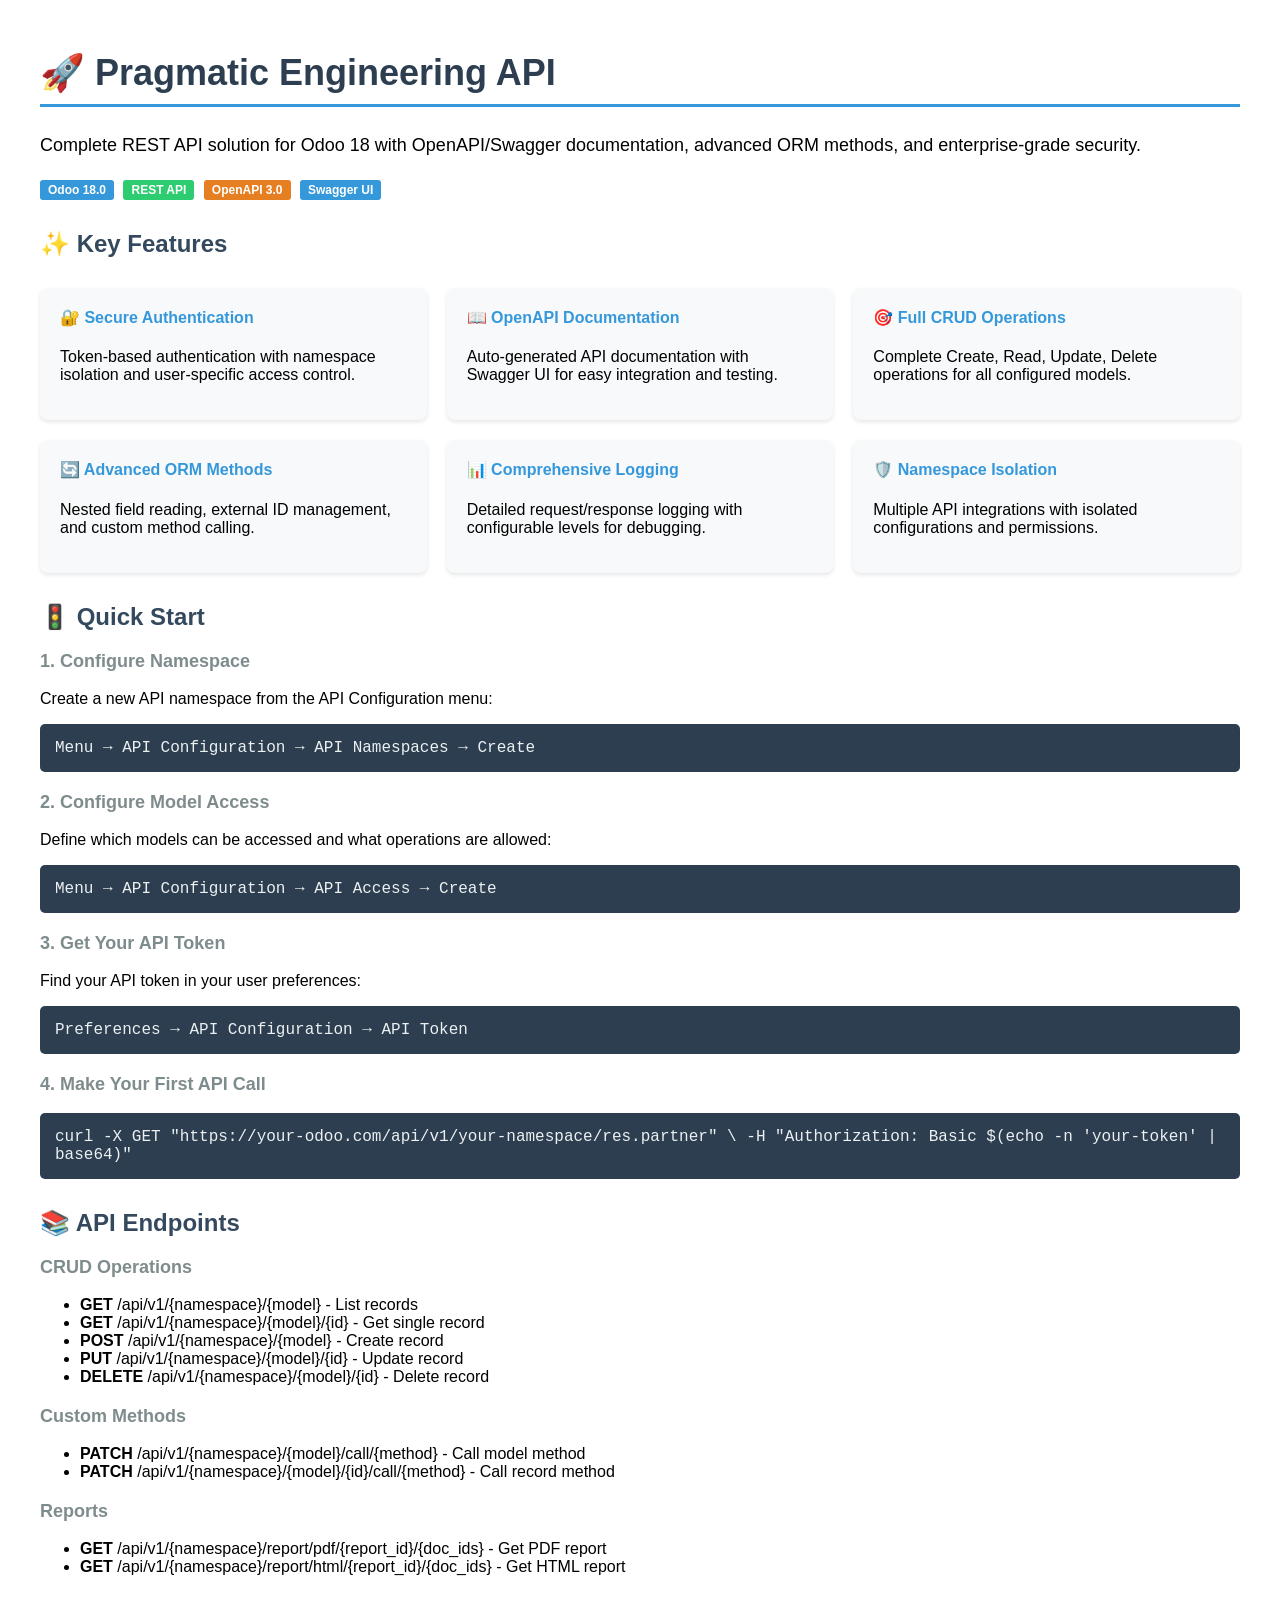
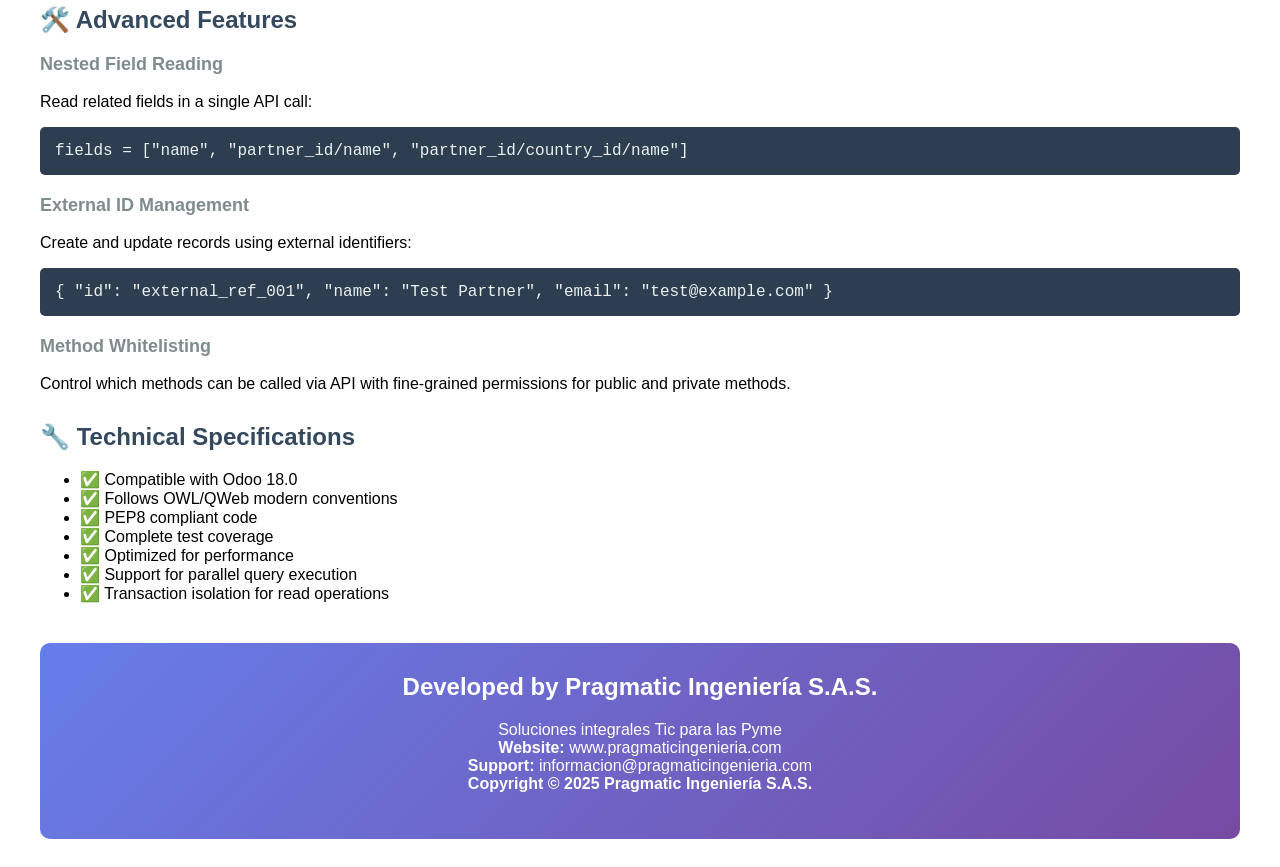
<file: pragmatic_engineering_api/static/description/index.html>
<!DOCTYPE html>
<html>
<head>
    <meta charset="UTF-8">
    <style>
        .container {
            max-width: 1200px;
            margin: 0 auto;
            padding: 20px;
            font-family: 'Segoe UI', Tahoma, Geneva, Verdana, sans-serif;
        }
        h1 {
            color: #2c3e50;
            border-bottom: 3px solid #3498db;
            padding-bottom: 10px;
            font-size: 36px;
        }
        h2 {
            color: #34495e;
            margin-top: 30px;
            font-size: 24px;
        }
        h3 {
            color: #7f8c8d;
            margin-top: 20px;
            font-size: 18px;
        }
        .features {
            display: grid;
            grid-template-columns: repeat(auto-fit, minmax(300px, 1fr));
            gap: 20px;
            margin-top: 30px;
        }
        .feature-card {
            background: #f8f9fa;
            padding: 20px;
            border-radius: 8px;
            box-shadow: 0 2px 4px rgba(0,0,0,0.1);
        }
        .feature-card h4 {
            color: #3498db;
            margin-top: 0;
        }
        .code-block {
            background: #2c3e50;
            color: #ecf0f1;
            padding: 15px;
            border-radius: 5px;
            overflow-x: auto;
            font-family: 'Courier New', monospace;
            margin: 10px 0;
        }
        .badge {
            display: inline-block;
            padding: 3px 8px;
            border-radius: 3px;
            font-size: 12px;
            font-weight: bold;
            margin-right: 5px;
        }
        .badge-blue {
            background: #3498db;
            color: white;
        }
        .badge-green {
            background: #2ecc71;
            color: white;
        }
        .badge-orange {
            background: #e67e22;
            color: white;
        }
        .author-info {
            background: linear-gradient(135deg, #667eea 0%, #764ba2 100%);
            color: white;
            padding: 30px;
            border-radius: 10px;
            margin-top: 40px;
            text-align: center;
        }
    </style>
</head>
<body>
    <div class="container">
        <h1>🚀 Pragmatic Engineering API</h1>
        <p style="font-size: 18px; line-height: 1.6;">
            Complete REST API solution for Odoo 18 with OpenAPI/Swagger documentation, 
            advanced ORM methods, and enterprise-grade security.
        </p>

        <div style="margin: 20px 0;">
            <span class="badge badge-blue">Odoo 18.0</span>
            <span class="badge badge-green">REST API</span>
            <span class="badge badge-orange">OpenAPI 3.0</span>
            <span class="badge badge-blue">Swagger UI</span>
        </div>

        <h2>✨ Key Features</h2>
        <div class="features">
            <div class="feature-card">
                <h4>🔐 Secure Authentication</h4>
                <p>Token-based authentication with namespace isolation and user-specific access control.</p>
            </div>
            <div class="feature-card">
                <h4>📖 OpenAPI Documentation</h4>
                <p>Auto-generated API documentation with Swagger UI for easy integration and testing.</p>
            </div>
            <div class="feature-card">
                <h4>🎯 Full CRUD Operations</h4>
                <p>Complete Create, Read, Update, Delete operations for all configured models.</p>
            </div>
            <div class="feature-card">
                <h4>🔄 Advanced ORM Methods</h4>
                <p>Nested field reading, external ID management, and custom method calling.</p>
            </div>
            <div class="feature-card">
                <h4>📊 Comprehensive Logging</h4>
                <p>Detailed request/response logging with configurable levels for debugging.</p>
            </div>
            <div class="feature-card">
                <h4>🛡️ Namespace Isolation</h4>
                <p>Multiple API integrations with isolated configurations and permissions.</p>
            </div>
        </div>

        <h2>🚦 Quick Start</h2>
        <h3>1. Configure Namespace</h3>
        <p>Create a new API namespace from the API Configuration menu:</p>
        <div class="code-block">
Menu → API Configuration → API Namespaces → Create
</div>

        <h3>2. Configure Model Access</h3>
        <p>Define which models can be accessed and what operations are allowed:</p>
        <div class="code-block">
Menu → API Configuration → API Access → Create
</div>

        <h3>3. Get Your API Token</h3>
        <p>Find your API token in your user preferences:</p>
        <div class="code-block">
Preferences → API Configuration → API Token
</div>

        <h3>4. Make Your First API Call</h3>
        <div class="code-block">
curl -X GET "https://your-odoo.com/api/v1/your-namespace/res.partner" \
     -H "Authorization: Basic $(echo -n 'your-token' | base64)"
</div>

        <h2>📚 API Endpoints</h2>
        <h3>CRUD Operations</h3>
        <ul>
            <li><strong>GET</strong> /api/v1/{namespace}/{model} - List records</li>
            <li><strong>GET</strong> /api/v1/{namespace}/{model}/{id} - Get single record</li>
            <li><strong>POST</strong> /api/v1/{namespace}/{model} - Create record</li>
            <li><strong>PUT</strong> /api/v1/{namespace}/{model}/{id} - Update record</li>
            <li><strong>DELETE</strong> /api/v1/{namespace}/{model}/{id} - Delete record</li>
        </ul>

        <h3>Custom Methods</h3>
        <ul>
            <li><strong>PATCH</strong> /api/v1/{namespace}/{model}/call/{method} - Call model method</li>
            <li><strong>PATCH</strong> /api/v1/{namespace}/{model}/{id}/call/{method} - Call record method</li>
        </ul>

        <h3>Reports</h3>
        <ul>
            <li><strong>GET</strong> /api/v1/{namespace}/report/pdf/{report_id}/{doc_ids} - Get PDF report</li>
            <li><strong>GET</strong> /api/v1/{namespace}/report/html/{report_id}/{doc_ids} - Get HTML report</li>
        </ul>

        <h2>🛠️ Advanced Features</h2>
        <h3>Nested Field Reading</h3>
        <p>Read related fields in a single API call:</p>
        <div class="code-block">
fields = ["name", "partner_id/name", "partner_id/country_id/name"]
</div>

        <h3>External ID Management</h3>
        <p>Create and update records using external identifiers:</p>
        <div class="code-block">
{
    "id": "external_ref_001",
    "name": "Test Partner",
    "email": "test@example.com"
}
</div>

        <h3>Method Whitelisting</h3>
        <p>Control which methods can be called via API with fine-grained permissions for public and private methods.</p>

        <h2>🔧 Technical Specifications</h2>
        <ul>
            <li>✅ Compatible with Odoo 18.0</li>
            <li>✅ Follows OWL/QWeb modern conventions</li>
            <li>✅ PEP8 compliant code</li>
            <li>✅ Complete test coverage</li>
            <li>✅ Optimized for performance</li>
            <li>✅ Support for parallel query execution</li>
            <li>✅ Transaction isolation for read operations</li>
        </ul>

        <div class="author-info">
            <h2 style="color: white; margin-top: 0;">Developed by Pragmatic Ingeniería S.A.S.</h2>
            <p style="font-size: 16px;">
                Soluciones integrales Tic para las Pyme<br>
                <strong>Website:</strong> www.pragmaticingenieria.com<br>
                <strong>Support:</strong> informacion@pragmaticingenieria.com<br>
                <strong>Copyright © 2025 Pragmatic Ingeniería S.A.S.</strong>
            </p>
        </div>
    </div>
</body>
</html>
</file>
